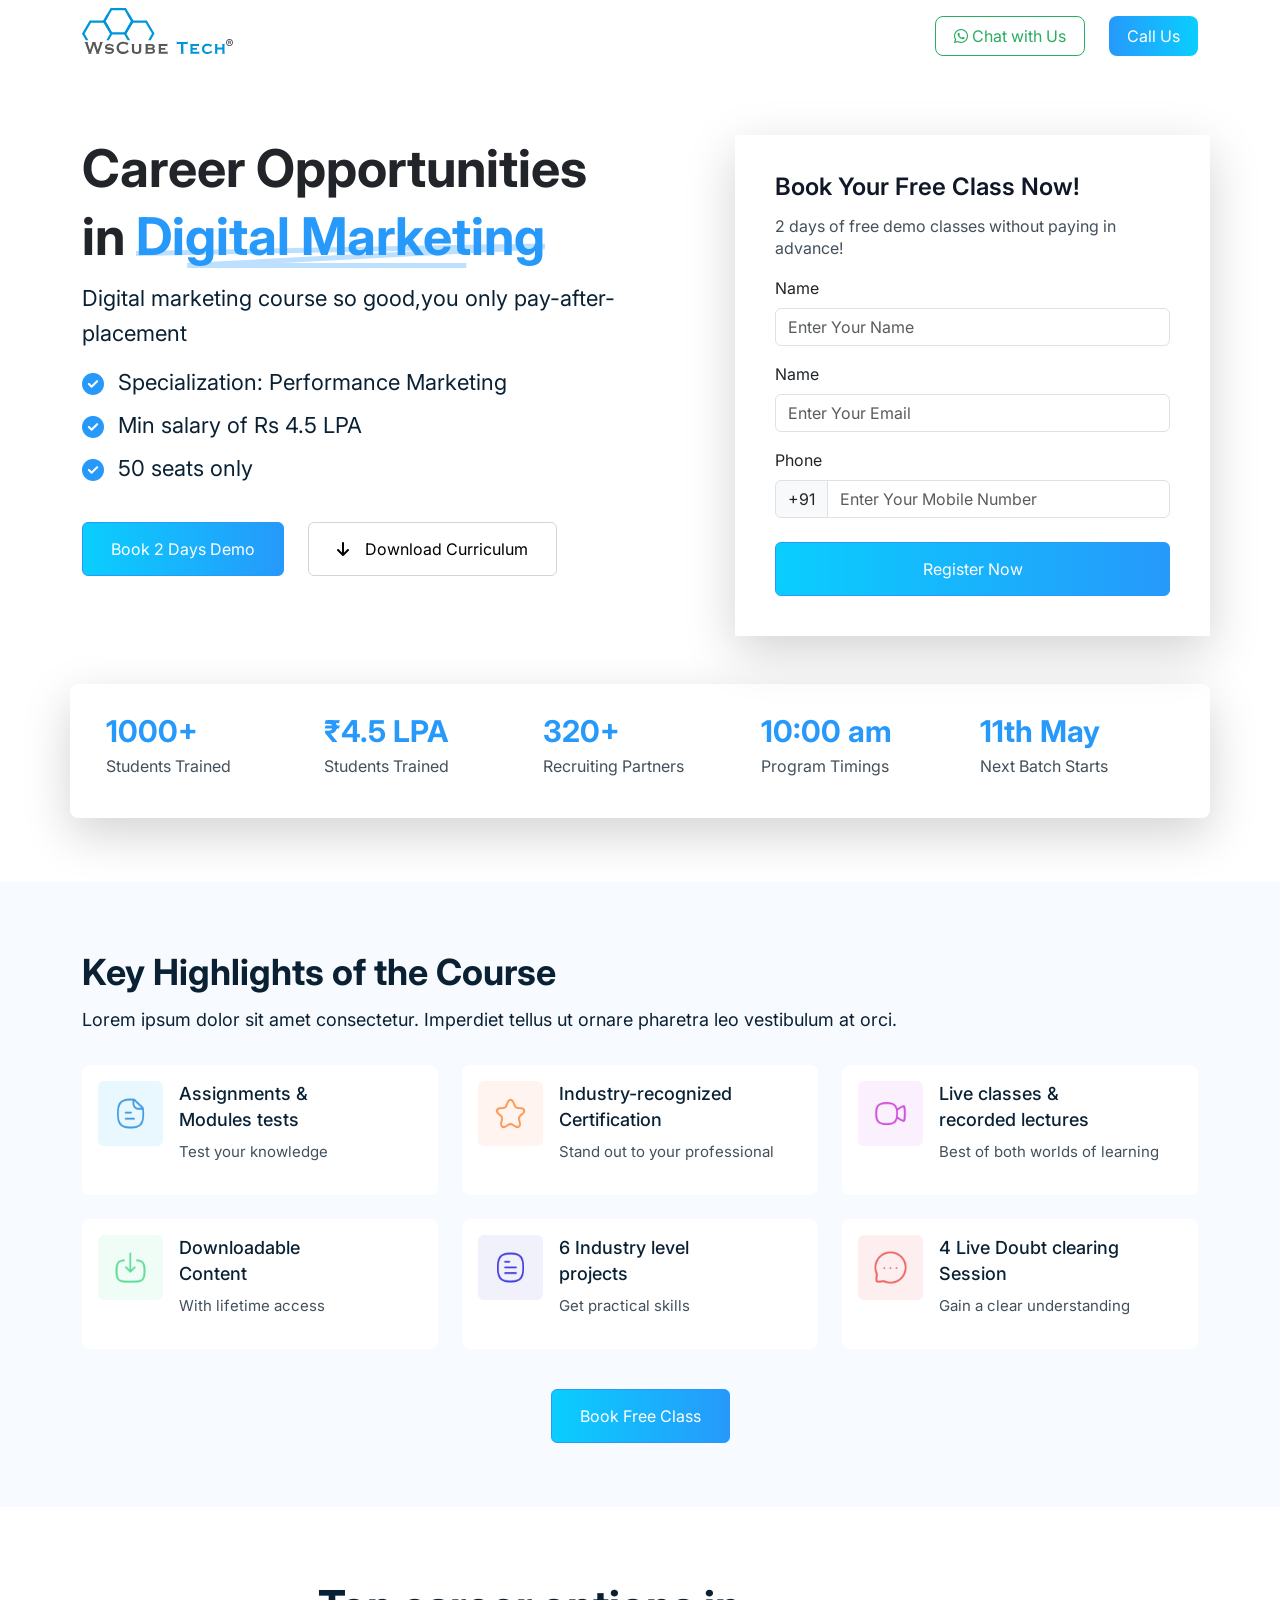
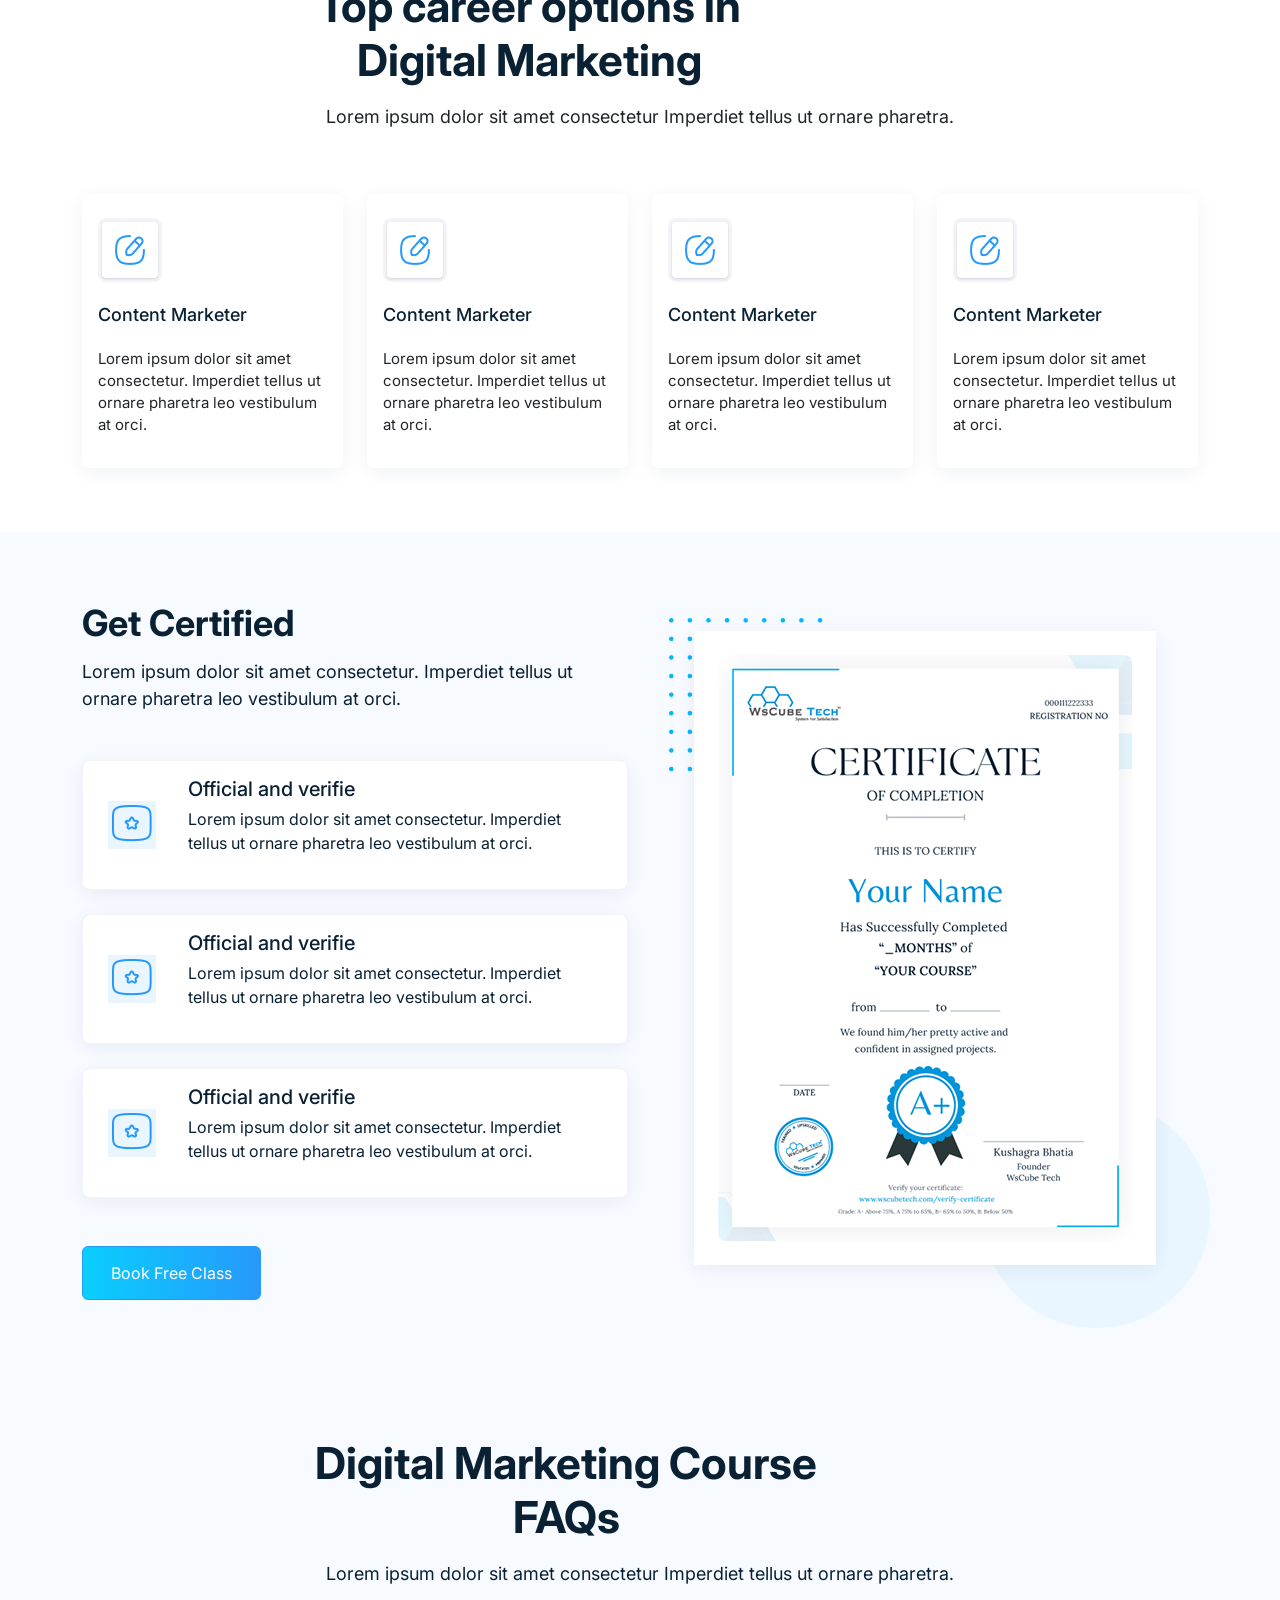
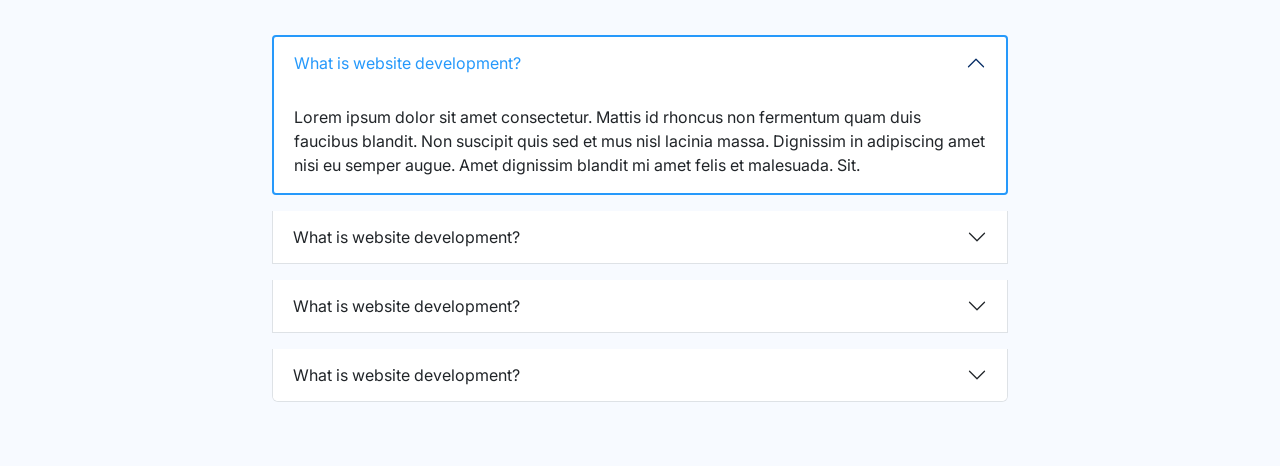
<file: wscubetech/index.html>
<!doctype html>
<html lang="en">
  <head>
    <meta charset="UTF-8" />
    <meta name="viewport" content="width=device-width, initial-scale=1.0" />
    <title>WsCube Tech</title>
    <!--Linking Internal Css-->
    <link rel="stylesheet" href="./css/style.css" />
    <link rel="stylesheet" href="./css/media.css" />
    <!--Google Fonts-->
    <link rel="preconnect" href="https://fonts.googleapis.com" />
    <link rel="preconnect" href="https://fonts.gstatic.com" crossorigin />
    <link
      href="https://fonts.googleapis.com/css2?family=Inter:ital,opsz,wght@0,14..32,100..900;1,14..32,100..900&display=swap"
      rel="stylesheet"
    />
    <!--BS CDN-->
    <link
      href="https://cdn.jsdelivr.net/npm/bootstrap@5.3.8/dist/css/bootstrap.min.css"
      rel="stylesheet"
    />
    <!--Font Awesome CDN-->
    <link
      rel="stylesheet"
      href="https://cdnjs.cloudflare.com/ajax/libs/font-awesome/6.5.2/css/all.min.css"
      crossorigin="anonymous"
      referrerpolicy="no-referrer"
    />
  </head>
  <body>
    <!--Header-->
    <header class="container-fluid py-2 shadow-lg">
      <div class="container">
        <div class="row align-items-center">
          <div class="col-md-6 col-12">
            <img src="./images/logo.svg" alt="WsCube Tech Logo" />
          </div>
          <div class="col-md-6 col-12">
            <div class="float-btn d-flex gap-4 justify-content-lg-end">
              <button class="whatsapp-cta">
                <i class="fa-brands fa-whatsapp"></i> Chat with Us
              </button>
              <button class="call-cta">Call Us</button>
            </div>
          </div>
        </div>
      </div>
    </header>
    <!---->



    <!--Hero Section-->
    <section class="container-fluid hs bg-white">
      <div class="container">
        <div class="row justify-content-lg-between gy-5 gy-xl-0">
          <div class="col-xl-6 col-12">
            <h1 class="hs_heading mb-0">
              Career Opportunities<br />
              in
              <span class="hs_highlight mb-0">Digital Marketing</span>
            </h1>
            <p class="hs_para mb-0">
              Digital marketing course so good,you only pay-after-placement
            </p>
            <ul class="hs_list p-0">
              <li>
                <i class="fa-solid fa-circle-check"></i> Specialization:
                Performance Marketing
              </li>
              <li>
                <i class="fa-solid fa-circle-check"></i> Min salary of Rs 4.5
                LPA
              </li>
              <li><i class="fa-solid fa-circle-check"></i> 50 seats only</li>
            </ul>
            <div class="d-flex btn-hs-parent gap-4 py-3">
              <button
                class="btn-demo btn-group"
                data-bs-toggle="modal"
                data-bs-target="#demo-modal"
              >
                Book 2 Days Demo
              </button>
              <button
                class="btn-download btn-group d-flex gap-3"
                data-bs-toggle="modal"
                data-bs-target="#curriculum-modal"
              >
                <i class="fa-solid fa-arrow-down"></i>Download Curriculum
              </button>
            </div>
          </div>
          <div class="col-xl-5 col-12 shadow-lg hs-form">
            <div>
              <h3 class="mb-3 form-heading">Book Your Free Class Now!</h3>
              <p class="mb-3 form-desc">
                2 days of free demo classes without paying in advance!
              </p>
            </div>
            <div class="form-main">
              <!--Name Field-->
              <div class="mb-3">
                <label for="name" class="form-label">Name</label>
                <input
                  type="name"
                  class="form-control"
                  id="name"
                  placeholder="Enter Your Name"
                />
              </div>

              <!--Email Field-->
              <div class="mb-3">
                <label for="email" class="form-label">Name</label>
                <input
                  type="email"
                  class="form-control"
                  id="email"
                  placeholder="Enter Your Email"
                />
              </div>

              <!--Phone Field-->
              <div class="mb-3">
                <label for="basic-addon1">Phone</label>
                <div class="input-group mt-2">
                  <span class="input-group-text" id="basic-addon1">+91</span>
                  <input
                    type="text"
                    class="form-control"
                    placeholder="Enter Your Mobile Number"
                    aria-label="Username"
                    aria-describedby="basic-addon1"
                  />
                </div>
              </div>

              <!--Submit Button-->
              <button
                class="form-submit btn-group mt-4 d-flex justify-content-center"
              >
                Register Now
              </button>
            </div>
          </div>
        </div>

        <!--Statistics Section-->
        <div class="row shadow-lg p-4 mt-5 statistic align-items-center gy-2">
          <div class="col-xl col-6">
            <h3 class="stats-heading">1000+</h3>
            <p class="stats-desc">Students Trained</p>
          </div>
          <div class="col-xl col-6">
            <h3 class="stats-heading">₹4.5 LPA</h3>
            <p class="stats-desc">Students Trained</p>
          </div>
          <div class="col-xl col-6">
            <h3 class="stats-heading">320+</h3>
            <p class="stats-desc">Recruiting Partners</p>
          </div>
          <div class="col-xl col-6">
            <h3 class="stats-heading">10:00 am</h3>
            <p class="stats-desc">Program Timings</p>
          </div>
          <div class="col-xl col-6">
            <h3 class="stats-heading">11th May</h3>
            <p class="stats-desc">Next Batch Starts</p>
          </div>
        </div>
      </div>
    </section>

    <!--Keyhighlights Section-->
    <section class="container-fluid highlights">
      <div class="container">
        <div class="row">
          <div class="col-12">
            <h4 class="highlight-heading py-2">Key Highlights of the Course</h4>
            <p class="highlight-para">
              Lorem ipsum dolor sit amet consectetur. Imperdiet tellus ut ornare
              pharetra leo vestibulum at orci.
            </p>
          </div>
        </div>

        <div class="row py-3 gy-4">
          <div class="col-lg-4 col-md-6 col-12">
            <div
              class="highlight-wrapper d-flex bg-white p-3 gap-3 align-items-start"
            >
              <img
                class="highlight-img"
                src="./images/highlight/assignment.png"
                alt="Assignment"
              />
              <div class="highlight-item">
                <h4>Assignments & Modules tests</h4>
                <p>Test your knowledge</p>
              </div>
            </div>
          </div>

          <div class="col-lg-4 col-md-6 col-12">
            <div
              class="highlight-wrapper d-flex shadow-md bg-white p-3 gap-3 align-items-start"
            >
              <img
                class="highlight-img"
                src="./images/highlight/industry.png"
                alt="Assignment"
              />
              <div class="highlight-item">
                <h4>Industry-recognized Certification</h4>
                <p>Stand out to your professional</p>
              </div>
            </div>
          </div>

          <div class="col-lg-4 col-md-6 col-12">
            <div
              class="highlight-wrapper d-flex bg-white p-3 gap-3 align-items-start"
            >
              <img
                class="highlight-img"
                src="./images/highlight/liveclasses.png"
                alt="Assignment"
              />
              <div class="highlight-item">
                <h4>Live classes & recorded lectures</h4>
                <p>Best of both worlds of learning</p>
              </div>
            </div>
          </div>

          <div class="col-lg-4 col-md-6 col-12">
            <div
              class="highlight-wrapper d-flex bg-white p-3 gap-3 align-items-start"
            >
              <img
                class="highlight-img"
                src="./images/highlight/download.png"
                alt="Assignment"
              />
              <div class="highlight-item">
                <h4>Downloadable Content</h4>
                <p>With lifetime access</p>
              </div>
            </div>
          </div>

          <div class="col-lg-4 col-md-6 col-12">
            <div
              class="highlight-wrapper d-flex bg-white p-3 gap-3 align-items-start"
            >
              <img
                class="highlight-img"
                src="./images/highlight/projects.png"
                alt="Assignment"
              />
              <div class="highlight-item">
                <h4>6 Industry level projects</h4>
                <p>Get practical skills</p>
              </div>
            </div>
          </div>

          <div class="col-lg-4 col-md-6 col-12">
            <div
              class="highlight-wrapper d-flex bg-white p-3 gap-3 align-items-start"
            >
              <img
                class="highlight-img"
                src="./images/highlight/session.png"
                alt="Assignment"
              />
              <div class="highlight-item">
                <h4>4 Live Doubt clearing Session</h4>
                <p>Gain a clear understanding</p>
              </div>
            </div>
          </div>
        </div>
        <div class="d-flex justify-content-center mt-4">
          <button
            class="btn-demo btn-group"
            data-bs-toggle="modal"
            data-bs-target="#curriculum-modal"
          >
            Book Free Class
          </button>
        </div>
      </div>
    </section>

    <!--Carrer Option-->
    <section class="career-options container-fluid">
      <div class="container">
        <div class="row justify-content-center">
          <div class="col-xl-8 col-12">
            <h3 class="career-title py-2">
              Top career options in Digital Marketing
            </h3>
            <p class="career-desc">
              Lorem ipsum dolor sit amet consectetur Imperdiet tellus ut ornare
              pharetra.
            </p>
          </div>
        </div>

        <div class="row mt-5">
          <div class="col-lg-3 col-sm-6 col-12">
            <div class="shadow-custom p-3 rounded">
              <img
                src="./images/career/content.png"
                class="w-auto mt-2"
                alt="Image Not Found"
              />
              <h6 class="carreritem-title py-4 mb-0">Content Marketer</h6>
              <p class="carreritem-desc">
                Lorem ipsum dolor sit amet consectetur. Imperdiet tellus ut
                ornare pharetra leo vestibulum at orci.
              </p>
            </div>
          </div>
          <div class="col-lg-3 col-sm-6 col-12">
            <div class="shadow-custom p-3 rounded">
              <img
                src="./images/career/content.png"
                class="w-auto mt-2"
                alt="Image Not Found"
              />
              <h6 class="carreritem-title py-4 mb-0">Content Marketer</h6>
              <p class="carreritem-desc">
                Lorem ipsum dolor sit amet consectetur. Imperdiet tellus ut
                ornare pharetra leo vestibulum at orci.
              </p>
            </div>
          </div>
          <div class="col-lg-3 col-sm-6 col-12">
            <div class="shadow-custom p-3 rounded">
              <img
                src="./images/career/content.png"
                class="w-auto mt-2"
                alt="Image Not Found"
              />
              <h6 class="carreritem-title py-4 mb-0">Content Marketer</h6>
              <p class="carreritem-desc">
                Lorem ipsum dolor sit amet consectetur. Imperdiet tellus ut
                ornare pharetra leo vestibulum at orci.
              </p>
            </div>
          </div>
          <div class="col-lg-3 col-sm-6 col-12">
            <div class="shadow-custom p-3 rounded">
              <img
                src="./images/career/content.png"
                class="w-auto mt-2"
                alt="Image Not Found"
              />
              <h6 class="carreritem-title py-4 mb-0">Content Marketer</h6>
              <p class="carreritem-desc">
                Lorem ipsum dolor sit amet consectetur. Imperdiet tellus ut
                ornare pharetra leo vestibulum at orci.
              </p>
            </div>
          </div>
        </div>
      </div>
    </section>

        <!--Certificate Section-->
    <section class="certificate-section container-fluid">
      <div class="container">
        <div class="row  justify-content-lg-top align-items-lg-center">
          <div class="col-lg-6 col-12">
            <h4 class="certificate-title">Get Certified</h4>
            <p class="certificate-desc">
              Lorem ipsum dolor sit amet consectetur. Imperdiet tellus ut ornare
              pharetra leo vestibulum at orci.
            </p>
            <!--Cards-->
            <div class="card-wrapper mt-5">
              <div class="d-flex certificate-item bg-white shadow-custom mb-4">
                <img
                  src="./images/certificate//Ticket Star.png"
                  alt="Image Not Found"
                />
                <div class="text-wrapper">
                  <h4 class="text-title">Official and verifie</h4>
                  <p class="text-desc">
                    Lorem ipsum dolor sit amet consectetur. Imperdiet tellus ut
                    ornare pharetra leo vestibulum at orci.
                  </p>
                </div>
              </div>

              <div class="d-flex certificate-item bg-white shadow-custom mb-4">
                <img
                  src="./images/certificate//Ticket Star.png"
                  alt="Image Not Found"
                />
                <div class="text-wrapper">
                  <h4 class="text-title">Official and verifie</h4>
                  <p class="text-desc">
                    Lorem ipsum dolor sit amet consectetur. Imperdiet tellus ut
                    ornare pharetra leo vestibulum at orci.
                  </p>
                </div>
              </div>

              <div class="d-flex certificate-item bg-white shadow-custom mb-4">
                <img
                  src="./images/certificate//Ticket Star.png"
                  alt="Image Not Found"
                />
                <div class="text-wrapper">
                  <h4 class="text-title">Official and verifie</h4>
                  <p class="text-desc">
                    Lorem ipsum dolor sit amet consectetur. Imperdiet tellus ut
                    ornare pharetra leo vestibulum at orci.
                  </p>
                </div>
              </div>
            </div>

            <div class="d-flex justify-content-start mt-5">
              <button
                class="btn-demo btn-group"
                data-bs-toggle="modal"
                data-bs-target="#curriculum-modal"
              >
                Book Free Class
              </button>
            </div>
          </div>
          <div
            class="col-lg-6 mt-5 mt-lg-0 col-12 position-relative z-2 d-flex justify-content-lg-center"
          >
            <img
              src="./images/certificate/bg.png"
              class="bg-certificate"
              alt=""
            />
            <img
              class="ellipse"
              src="./images/certificate/ellipse.png"
              alt=""
            />
            <div class="bg-white shadow-custom p-4">
              <img
                class="w-100"
                src="./images/certificate/certificate.png"
                alt="Certificate"
              />
            </div>
          </div>

          <div></div>
        </div>
      </div>
    </section>

    <!--FAQ Section-->
    <section class="faq-section container-fluid">
      <div class="container">
        <div class="row justify-content-center">
          <div class="col-lg-8 col-12">
            <h3 class="faq-heading py-2">Digital Marketing Course FAQs</h3>
            <p class="faq-desc">
              Lorem ipsum dolor sit amet consectetur Imperdiet tellus ut ornare
              pharetra.
            </p>
            <!--Accordion-->
            <div class="accordion accordion-section mt-5" id="faq">
              <div class="accordion-item">
                <h2 class="accordion-title accordion-header">
                  <button
                    class="accordion-button"
                    type="button"
                    data-bs-toggle="collapse"
                    data-bs-target="#collapseOne"
                  >
                    What is website development?
                  </button>
                </h2>
                <div
                  id="collapseOne"
                  class="accordion-collapse collapse show"
                  data-bs-parent="#faq"
                >
                  <div class="accordion-body">
                    Lorem ipsum dolor sit amet consectetur. Mattis id rhoncus
                    non fermentum quam duis faucibus blandit. Non suscipit quis
                    sed et mus nisl lacinia massa. Dignissim in adipiscing amet
                    nisi eu semper augue. Amet dignissim blandit mi amet felis
                    et malesuada. Sit.
                  </div>
                </div>
              </div>
              <div class="accordion-item mt-3">
                <h2 class="accordion-title accordion-header">
                  <button
                    class="accordion-button collapsed"
                    type="button"
                    data-bs-toggle="collapse"
                    data-bs-target="#collapseTwo"
                  >
                    What is website development?
                  </button>
                </h2>
                <div
                  id="collapseTwo"
                  class="accordion-collapse collapse"
                  data-bs-parent="#faq"
                >
                  <div class="accordion-text accordion-body">
                    Lorem ipsum dolor sit amet consectetur. Mattis id rhoncus
                    non fermentum quam duis faucibus blandit. Non suscipit quis
                    sed et mus nisl lacinia massa. Dignissim in adipiscing amet
                    nisi eu semper augue. Amet dignissim blandit mi amet felis
                    et malesuada. Sit.
                  </div>
                </div>
              </div>
              <div class="accordion-item mt-3">
                <h2 class="accordion-title accordion-header">
                  <button
                    class="accordion-button collapsed"
                    type="button"
                    data-bs-toggle="collapse"
                    data-bs-target="#collapseThree"
                    aria-expanded="false"
                    aria-controls="collapseThree"
                  >
                    What is website development?
                  </button>
                </h2>
                <div
                  id="collapseThree"
                  class="accordion-collapse collapse"
                  data-bs-parent="#faq"
                >
                  <div class="accordion-text accordion-body">
                    Lorem ipsum dolor sit amet consectetur. Mattis id rhoncus
                    non fermentum quam duis faucibus blandit. Non suscipit quis
                    sed et mus nisl lacinia massa. Dignissim in adipiscing amet
                    nisi eu semper augue. Amet dignissim blandit mi amet felis
                    et malesuada. Sit.
                  </div>
                </div>
              </div>
              <div class="accordion-item mt-3">
                <h2 class="accordion-title accordion-header">
                  <button
                    class="accordion-button collapsed"
                    type="button"
                    data-bs-toggle="collapse"
                    data-bs-target="#collapseFour"
                  >
                    What is website development?
                  </button>
                </h2>

                <div
                  id="collapseFour"
                  class="accordion-collapse collapse"
                  data-bs-parent="#faq"
                >
                  <div class="accordion-text accordion-body">
                    Lorem ipsum dolor sit amet consectetur. Mattis id rhoncus
                    non fermentum quam duis faucibus blandit. Non suscipit quis
                    sed et mus nisl lacinia massa. Dignissim in adipiscing amet
                    nisi eu semper augue. Amet dignissim blandit mi amet felis
                    et malesuada. Sit.
                  </div>
                </div>
              </div>
            </div>
          </div>
        </div>
      </div>
    </section>

    <!--All Modal-->

    <!--Download Curriculum Modal-->
    <div class="modal fade" id="curriculum-modal" tabindex="-1">
      <div class="modal-dialog">
        <div class="modal-content">
          <div class="modal-header">
            <h1 class="modal-title fs-5" id="exampleModalLabel">Enquire Now</h1>
            <button
              type="button"
              class="btn-close"
              data-bs-dismiss="modal"
              aria-label="Close"
            ></button>
          </div>
          <div class="modal-body">
            <div class="form-main">
              <!--Name Field-->
              <div class="mb-3">
                <label for="name" class="form-label">Name</label>
                <input
                  type="name"
                  class="form-control"
                  id="name"
                  placeholder="Enter Your Name"
                />
              </div>

              <!--Email Field-->
              <div class="mb-3">
                <label for="email" class="form-label">Name</label>
                <input
                  type="email"
                  class="form-control"
                  id="email"
                  placeholder="Enter Your Email"
                />
              </div>

              <!--Phone Field-->
              <div class="mb-3">
                <label for="basic-addon1">Phone</label>
                <div class="input-group mt-2">
                  <span class="input-group-text" id="basic-addon1">+91</span>
                  <input
                    type="text"
                    class="form-control"
                    placeholder="Enter Your Mobile Number"
                    aria-label="Username"
                    aria-describedby="basic-addon1"
                  />
                </div>
              </div>

              <!--Submit Button-->
              <button
                class="form-submit btn-group mt-4 d-flex justify-content-center"
              >
                Register Now
              </button>
            </div>
          </div>
        </div>
      </div>
    </div>

    <!--2 Days Demo Modal-->
    <div class="modal fade" id="demo-modal" tabindex="-1">
      <div class="modal-dialog">
        <div class="modal-content">
          <div class="modal-header">
            <h1 class="modal-title fs-5" id="exampleModalLabel">
              Book 2 Days Demo
            </h1>
            <button
              type="button"
              class="btn-close"
              data-bs-dismiss="modal"
              aria-label="Close"
            ></button>
          </div>
          <div class="modal-body">
            <div class="form-main">
              <!--Name Field-->
              <div class="mb-3">
                <label for="name" class="form-label">Name</label>
                <input
                  type="name"
                  class="form-control"
                  id="name"
                  placeholder="Enter Your Name"
                />
              </div>

              <!--Phone Field-->
              <div class="mb-3">
                <label for="basic-addon1">Phone</label>
                <div class="input-group mt-2">
                  <span class="input-group-text" id="basic-addon1">+91</span>
                  <input
                    type="text"
                    class="form-control"
                    placeholder="Enter Your Mobile Number"
                    aria-label="Username"
                    aria-describedby="basic-addon1"
                  />
                </div>
              </div>

              <!--Submit Button-->
              <button
                class="form-submit btn-group mt-4 d-flex justify-content-center"
              >
                Register Now
              </button>
            </div>
          </div>
        </div>
      </div>
    </div>

    <!--BS Scripts-->
    <script src="https://cdn.jsdelivr.net/npm/@popperjs/core@2.11.8/dist/umd/popper.min.js"></script>
    <script src="https://cdn.jsdelivr.net/npm/bootstrap@5.3.8/dist/js/bootstrap.min.js"></script>
  </body>
</html>
</file>
<file: wscubetech/css/style.css>
* {
  font-family: "Inter", sans-serif;
}
.whatsapp-cta {
  border-radius: 8px;
  padding: 7px 18px;
  background: white;
  border: 1px solid #27ae60;
  color: #27ae60;
}
.whatsapp-cta i {
  color: #27ae60;
}
.call-cta {
  border-radius: 8px;
  padding: 7px 18px;
  background: linear-gradient(to left, #0acefe, #2699fb);
  color: #fff;
  border: none;
}
.hs {
  padding: 4rem 0;
}

.hs_heading {
  font-size: 52px;
  font-weight: bold;
  line-height: 68px;
}
.hs_highlight {
  color: #2699fb;
  background: url(../images/ctabg.svg);
  background-repeat: no-repeat;
  background-position-y: bottom;
}
.hs_para {
  font-size: 22px;
  line-height: 35px;
  font-weight: 400;
  color: #0a2134;
  padding: 10px 0px;
}
.hs_list {
  list-style-type: none;
}
.hs_list li {
  display: flex;
  gap: 1rem;
  align-items: center;
  font-weight: 400;
  font-size: 22px;
  line-height: 33px;
  color: #0a2134;
  padding: 5px 0px;
}
.hs_list li i {
  color: #2699fb;
  height: 20px;
  width: 20px;
}
.btn-group {
  padding: 12px 28px;
  font-size: 16px;
  line-height: 28px;
  border-radius: 8px;
}
.btn-demo {
  color: white;
  background: linear-gradient(to right, #0acefe, #2699fb);
  border: 1px solid #2699fb;
}
.btn-download {
  align-items: center;
  background: white;
  border: 1px solid #d0d5dd;
}
.hs-form {
  padding: 40px !important;
}
.form-heading {
  font-size: 24px;
  font-weight: 600;
  line-height: 100%;
  color: #101828;
}
.form-desc {
  font-size: 16px;
  font-weight: 400;
  line-height: 1.4rem;
  color: #43505b;
}
.form-submit {
  color: white;
  background: linear-gradient(to right, #0acefe, #2699fb);
  border: 1px solid #2699fb;
  width: 100%;
}
.statistic {
  border-radius: 8px;
}
.stats-heading {
  color: #2699fb;
  font-size: 30px;
  font-weight: 700;
  line-height: 100%;
}
.stats-desc {
  color: #43505b;
  font-size: 16px;
  font-weight: 400;
  line-height: 24px;
}
.highlights,
.faq-section {
  background-color: #f7faff;
  padding: 4rem 0;
}
.highlight-heading {
  font-size: 36px;
  font-weight: 700;
  line-height: 100%;
  font-style: bold;
  color: #0a2134;
}
.highlight-para {
  font-size: 18px;
  line-height: 27px;
  font-weight: 400;
  color: #0a2134;
}
.highlight-wrapper {
  border-radius: 8px;
}
.highlight-img {
  object-fit: contain;
  width: 20%;
}
.highlight-item h4 {
  width: 80%;
  color: #0a2134;
  font-size: 18px;
  font-weight: 500;
  line-height: 26px;
}
.highlight-item p {
  font-size: 15px;
  line-height: 22px;
  font-weight: 400;
  color: #43505b;
}
.faq-heading {
  font-size: 44px;
  font-weight: 700;
  line-height: 54px;
  color: #0a2134;
  width: 80%;
  text-align: center;
}
.faq-desc {
  color: #0a2134;
  font-size: 18px;
  line-height: 27px;
  font-weight: 400;
  text-align: center;
}
.accordion-button:not(.collapsed) {
  background-color: white !important;
  box-shadow: none !important;
}
.accordion-button:focus {
  box-shadow: none !important;
}

.accordion-item:has(.accordion-collapse.show),
.accordion-item:has(.accordion-collapse.collapsing) {
  border: 2px solid #2699fb !important;
  border-radius: 4px !important;
}
.accordion-button:not(.collapsed) {
  color: #2699fb !important;
}
.accordion-title {
  font-size: 18px;
  font-weight: 600;
  line-height: 100%;
}
.accordion-text {
  color: #0a2134;
  font-size: 16px;
  line-height: 24px;
  font-weight: 400;
}
.career-options {
  background-color: white;
  padding: 4rem 0;
}
.career-title {
  width: 70%;
  font-weight: 700;
  font-size: 44px;
  line-height: 54px;
  color: #0a2134;
  text-align: center;
}
.career-desc {
  font-weight: 400;
  font-size: 18px;
  line-height: 27px;
  text-align: center;
}
.carreritem-title {
  color: #0a2134;
  font-size: 18px;
  font-weight: 500;
  line-height: 100%;
}
.carreritem-desc {
  font-size: #0a2134;
  font-size: 15px;
  line-height: 22px;
}
.shadow-custom {
  box-shadow: 0px 4px 20px -2px #002f5814;
}
.certificate-section {
  background-color: #f7faff;
  padding: 4rem 0;
}
.certificate-title {
  font-weight: 700;
  font-size: 36px;
  line-height: 54px;
  color: #0a2134;
}
.certificate-desc {
  color: #0a2134;
  font-size: 18px;
  line-height: 27px;
  font-weight: 400;
}
.certificate-item {
  border-radius: 8px;
  border: 1px solid #f2f4f7;
  justify-content: center;
  align-items: center;
  padding: 18px 25px;
  gap: 2rem;
}
.text-wrapper .text-title {
  font-size: 20px;
  font-weight: 500;
  line-height: 100%;
  color: #0a2134;
}
.text-wrapper .text-desc {
  font-size: 16px;
  font-weight: 400;
  line-height: 24px;
  color: #0a2134;
}
.bg-certificate {
  position: absolute;
  z-index: -1;
  left: 5%;
  top: -2%;
}
.ellipse {
  position: absolute;
  bottom: -10%;
  z-index: -1;
  right: 0;
}
</file>
<file: wscubetech/css/media.css>
@media (min-width: 1400px) {
  .container,
  .container-lg,
  .container-md,
  .container-sm,
  .container-xl,
  .container-xxl {
    max-width: 1170px !important;
  }
}

@media screen and (max-width: 576px) {
  .float-btn {
    position: fixed !important;
    bottom: 0;
    left: 0;
    width: 100%;
    display: flex;
    justify-content: center !important;
    background-color: #fff;
    padding: 10px 0;
  }
  .whatsapp-cta,
  .call-cta {
    padding: 5px 10px;
    margin-bottom: 10px;
  }
  .hs {
    padding: 2rem 0;
  }
  .hs_heading {
    font-size: 32px;
    line-height: 3.2rem;
  }
  .hs_para {
    font-size: 18px;
    line-height: 28px;
  }
  .hs_list li {
    font-size: 16px;
    line-height: 28px;
  }
  .btn-group {
    padding: 12px 15px;
    font-size: 16px;
    line-height: 28px;
  }
  .btn-hs-parent {
    flex-direction: column !important;
  }
  .hs-form {
    padding: 25px !important;
  }
  .form-heading {
    font-size: 18px;
  }
  .stats-heading {
    font-size: 20px;
  }
  .highlight-heading {
    font-size: 24px;
  }
  .highlight-para {
    font-size: 16px;
  }
  .faq-heading {
    font-size: 20px;
     width: 100%;
  }
  .faq-desc {
    font-size: 16px;
  }
  .career-title{
    font-size: 24px;
    width: 100%;
    line-height: 42px;
  }
  .career-desc{
    font-size: 16px;
  }
}
</file>
